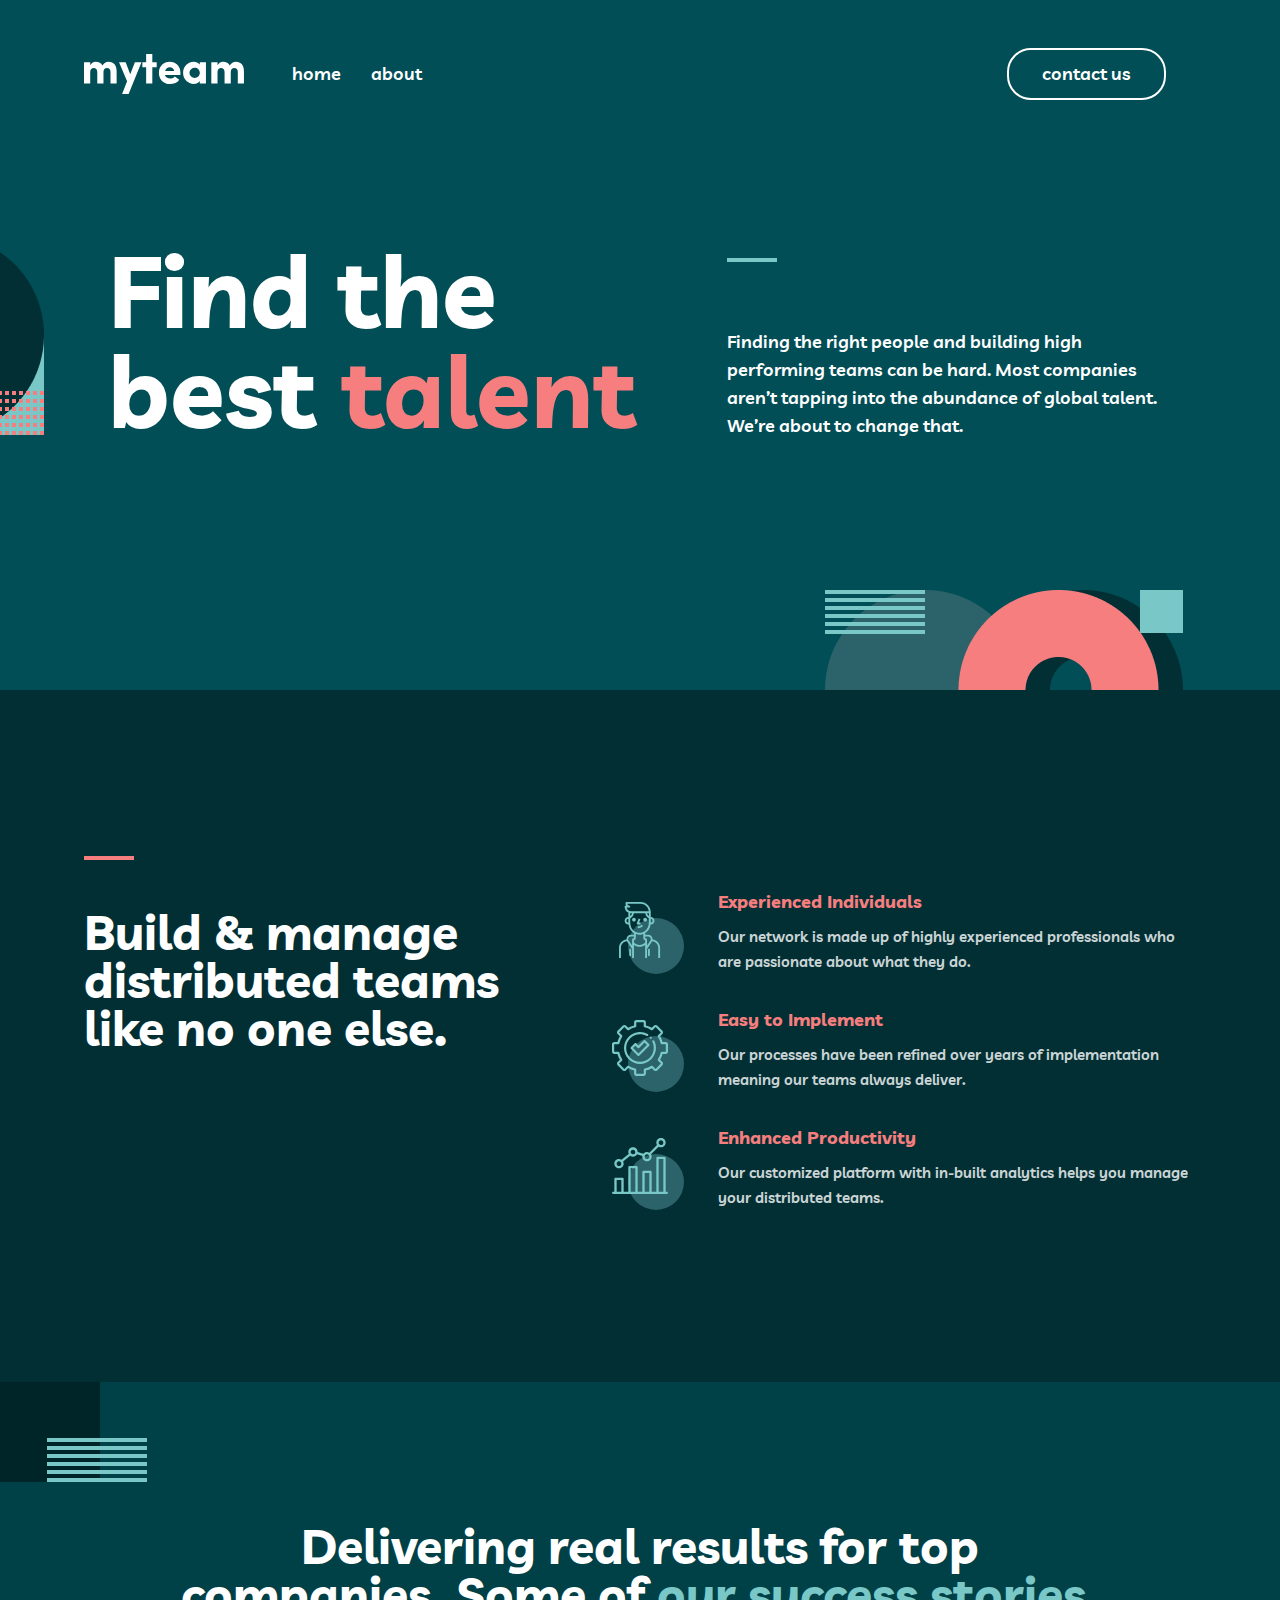
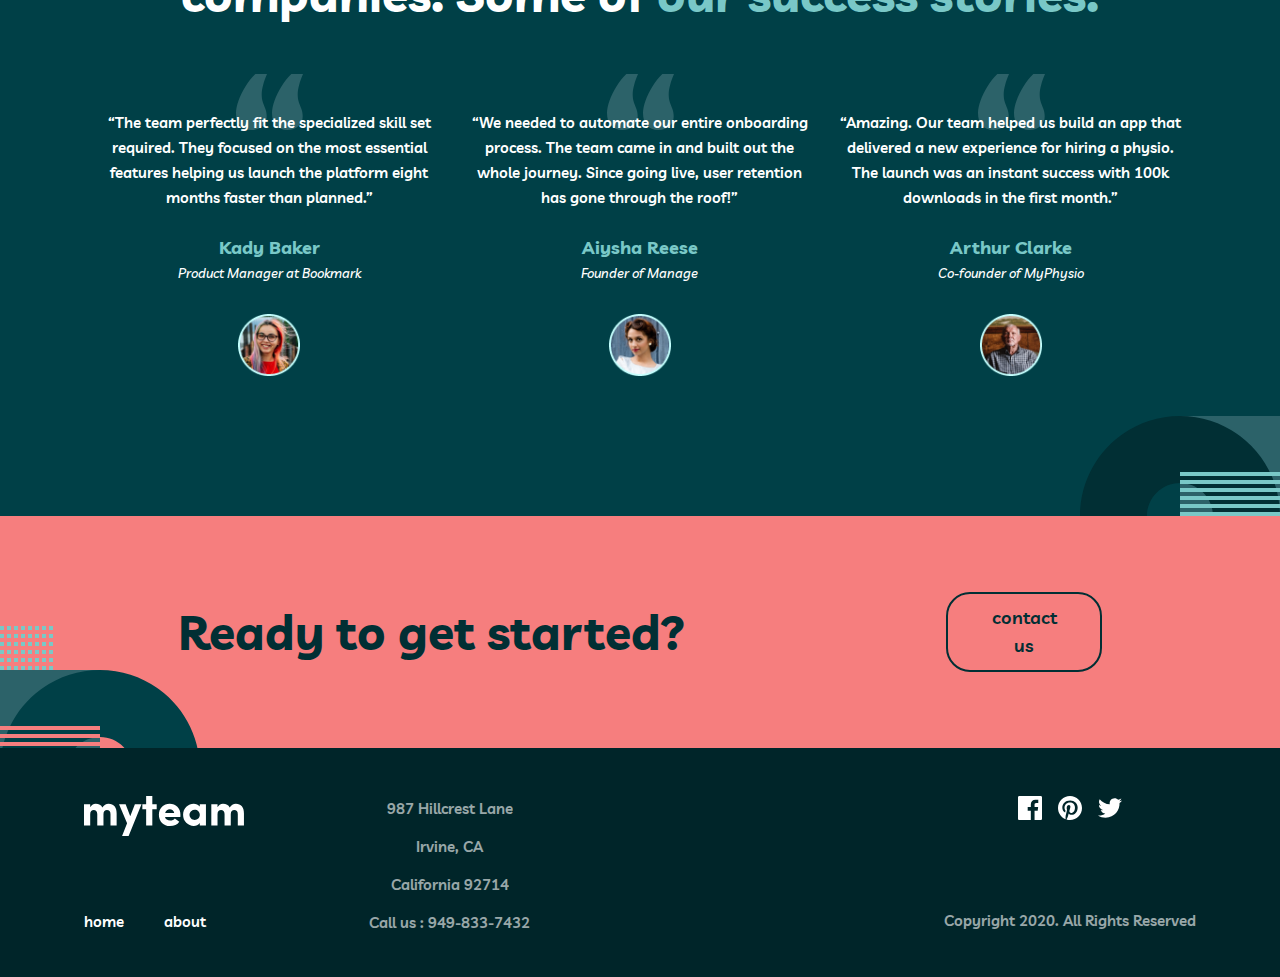
<file: index.html>
<!DOCTYPE html>
<html lang="en">
<head>
    <meta charset="UTF-8">
    <meta http-equiv="X-UA-Compatible" content="IE=edge">
    <meta name="viewport" content="width=device-width, initial-scale=1.0">
    <link rel="stylesheet" href="./css/main.css">
    <title>Mayteam</title>
</head>
<body>
    <!-- SAIT HEADER START -->
    <header class="sait-header">
        <div class="continer">
            <div class="sait-header__wrapper">   
                <a class="sait-header__logo" href="./index.html">
                    <img class="sait-header__img" src="./imges/sait-logo.svg" alt="sait logo">
                </a>
                
                <button class="sait-header__btn"></button>
                <div class="sait-header__offer">
                    <nav class="sait-header__nav nav">
                        <ul class="nav__list">
                            <li class="nav__item">
                                <a class="nav__link" href="./index.html">home</a>
                            </li>
                            <li class="nav__item">
                                <a class="nav__link" href="./about.html">about</a>
                            </li>
                        </ul>
                    </nav>
                    
                    <a class="sait-header__link" href="./contact.html">contact us</a>
                </div>      
            </div>
        </div>
    </header>
    <!-- SAIT HEADER FINISH -->
    
    <!-- SAIT MAIN START -->
    <main class="sait-main"> 
        <!-- SAIT HERO START -->
        <section class="hero">
            <div class="continer">
                <div class="hero__wrapper">
                    <div class="hero__info">
                        <div class="hero__subinfo">
                            <h1 class="hero__title">Find the best 
                                <span class="hero__pink">talent</span>
                            </h1>
                        </div>
                        <div class="hero__text--info">
                            <p class="hero__text">
                                Finding the right people and building high performing teams can be hard. Most companies aren’t tapping into the abundance of global talent. We’re about to change that.
                            </p>
                        </div>
                        
                    </div>
                </div>
            </div>
            
        </section>
        <!-- SAIT HERO FINISH -->
        <section class="build">
            <div class="continer">
                <div class="build__wrapper">
                    <div class="build__info">
                        <h2 class="build__title">Build & manage distributed teams like no one else.</h2>
                    </div>
                    <ul class="build__list">
                        <li class="build__item">
                            <div class="build__subinfo">
                                <h3 class="build__subtitle">Experienced Individuals</h3>
                                <p class="build__subtext">
                                    Our network is made up of highly experienced professionals who are passionate about what they do.
                                </p>
                            </div>
                        </li>
                        <li class="build__item">
                            <div class="build__subinfo--show">
                                <h3 class="build__subtitle">Easy to Implement</h3>
                                <p class="build__subtext">
                                    Our processes have been refined over years of implementation meaning our teams always deliver.
                                </p>
                            </div>
                        </li>
                        <li class="build__item">
                            <div class="build__subinfo--plas">
                                <h3 class="build__subtitle">Enhanced Productivity</h3>
                                <p class="build__subtext">
                                    Our customized platform with in-built analytics helps you manage your distributed teams.
                                </p>
                            </div>
                        </li>
                    </ul>    
                </div>
            </div>
        </section>
        
        <article class="delivery">
            <div class="continer">
                <div class="delivery__wrapper">
                    <div class="delivery__heding-wrapper">
                        
                        <h2 class="delivery__heading">Delivering real results for top companies. Some of
                            <span class="delivery__heading-differ">our success stories.</span>
                        </h2>
                        
                    </div>
                    <ul class="delivery__list">
                        <li class="delivery__item">
                            <blockquote class="delivery__comment"> 
                                “The team perfectly fit the specialized skill set required. They focused on the most essential features helping us launch the platform eight months faster than planned.”
                            </blockquote>
                            <p class="delivery__commenttator-name">Kady Baker</p>
                            <p class="delivery__commenttator-job">Product Manager at Bookmark</p>
                            <img class="delivery__commenttator-pic" 
                            src="./imges/kady.png" 
                            srcset="./imges/kady.png 1x, ./imges/kady@2x.png 2x"
                            alt="Kady Baker's avatar">
                        </li>
                        
                        <li class="delivery__item">
                            <blockquote class="delivery__comment">
                                “We needed to automate our entire onboarding process. The team came in and built out the whole journey. Since going live, user retention has gone through the roof!”
                            </blockquote>
                            <p class="delivery__commenttator-name">Aiysha Reese</p>
                            <p class="delivery__commenttator-job">Founder of Manage</p>
                            <img class="delivery__commenttator-pic" 
                            src="./imges/aiysha.png" 
                            srcset="./imges/aiysha.png 1x, ./imges/aiysha@2x.png 2x"
                            alt="Aiysha Reese's avatar">
                        </li>
                        
                        <li class="delivery__item">
                            <blockquote class="delivery__comment">
                                “Amazing. Our team helped us build an app that delivered a new experience for hiring a physio. The launch was an instant success with 100k downloads in the first month.”
                            </blockquote>
                            <p class="delivery__commenttator-name">Arthur Clarke</p>
                            <p class="delivery__commenttator-job">Co-founder of MyPhysio</p>
                            <img class="delivery__commenttator-pic" 
                            src="./imges/arthur.png" 
                            srcset="./imges/arthur.png 1x, ./imges/arthur@2x.png 2x"
                            alt="Arthur Clarke's avatar">
                        </li>
                        
                    </ul>
                </div>
            </div>
        </article>

        <section class="contact">
            <div class="continer">
                <div class="contact__wrapper">
                    <h2 class="contact__heading">Ready to get started?</h2>
                    <a class="contact__link" href="#">contact us</a>
                </div>
            </div>
        </section>
    </main>
    <!-- SAIT MAIN FINISH -->
    <footer class="site-footer">
        <div class="continer">
            <div class="site-footer__wrapper">

                <div class="site-footer__left-wrapper">

                    <div class="site-footer__link-wrapper">
                        <a class="site-footer__logo" href="./index.html">
                            <img class="site-footer__img" src="./imges/myteam.svg" alt="site logo">
                        </a>
                        
                        <ul class="site-footer__list">
                            <li class="site-footer__item">
                                <a class="site-footer__item-link" href="./index.html">home</a>
                            </li>
                            <li class="site-footer__item">
                                <a class="site-footer__item-link" href="#">about</a>
                            </li>
                        </ul>
                    </div>

                    <address class="site-footer__address">
                        <ul class="site-footer__location-list">
                            <li class="site-footer__location-item">
                                <a class="site-footer__location-item-link"
                                href="https://goo.gl/maps/3mHM9iUQbCYy5Ss58">987  Hillcrest Lane</a>
                            </li>
                            <li class="site-footer__location-item">
                                <a class="site-footer__location-item-link"
                                href="https://goo.gl/maps/3mHM9iUQbCYy5Ss58">Irvine, CA</a>
                            </li>
                            <li class="site-footer__location-item">
                                <a class="site-footer__location-item-link"
                                href="https://goo.gl/maps/3mHM9iUQbCYy5Ss58">California 92714</a>
                            </li>
                            <li class="site-footer__location-item">
                                <a class="site-footer__location-item-link" href="tel:949-833-7432">
                                    Call us : 949-833-7432
                                </a>
                            </li>
                        </ul>
                    </address>

                </div>

                <div class="site-footer__right-wrapper">

                    <ul class="site-footer__app-list">
                        <li class="site-footer__app-item">
                            <a class="site-footer__app-link" href="#">
                                <img class="site-footer__app-pic" src="./imges/facebook.svg" alt="Facebook icon">
                            </a>
                        </li>
                        <li class="site-footer__app-item">
                            <a class="site-footer__app-link" href="#">
                                <img class="site-footer__app-pic" src="./imges/pinterest.svg" alt="Pinterest icon">
                            </a>
                        </li>
                        <li class="site-footer__app-item">
                            <a class="site-footer__app-link" href="#">
                                <img class="site-footer__app-pic" src="./imges/twit.svg" alt="Twitter icon">
                            </a>
                        </li>
                    
                    </ul>

                    <span class="site-footer__copy">Copyright 2020. All Rights Reserved</span>

                </div>

            </div>
        </div>
    </footer>
</body>
</html>
</file>
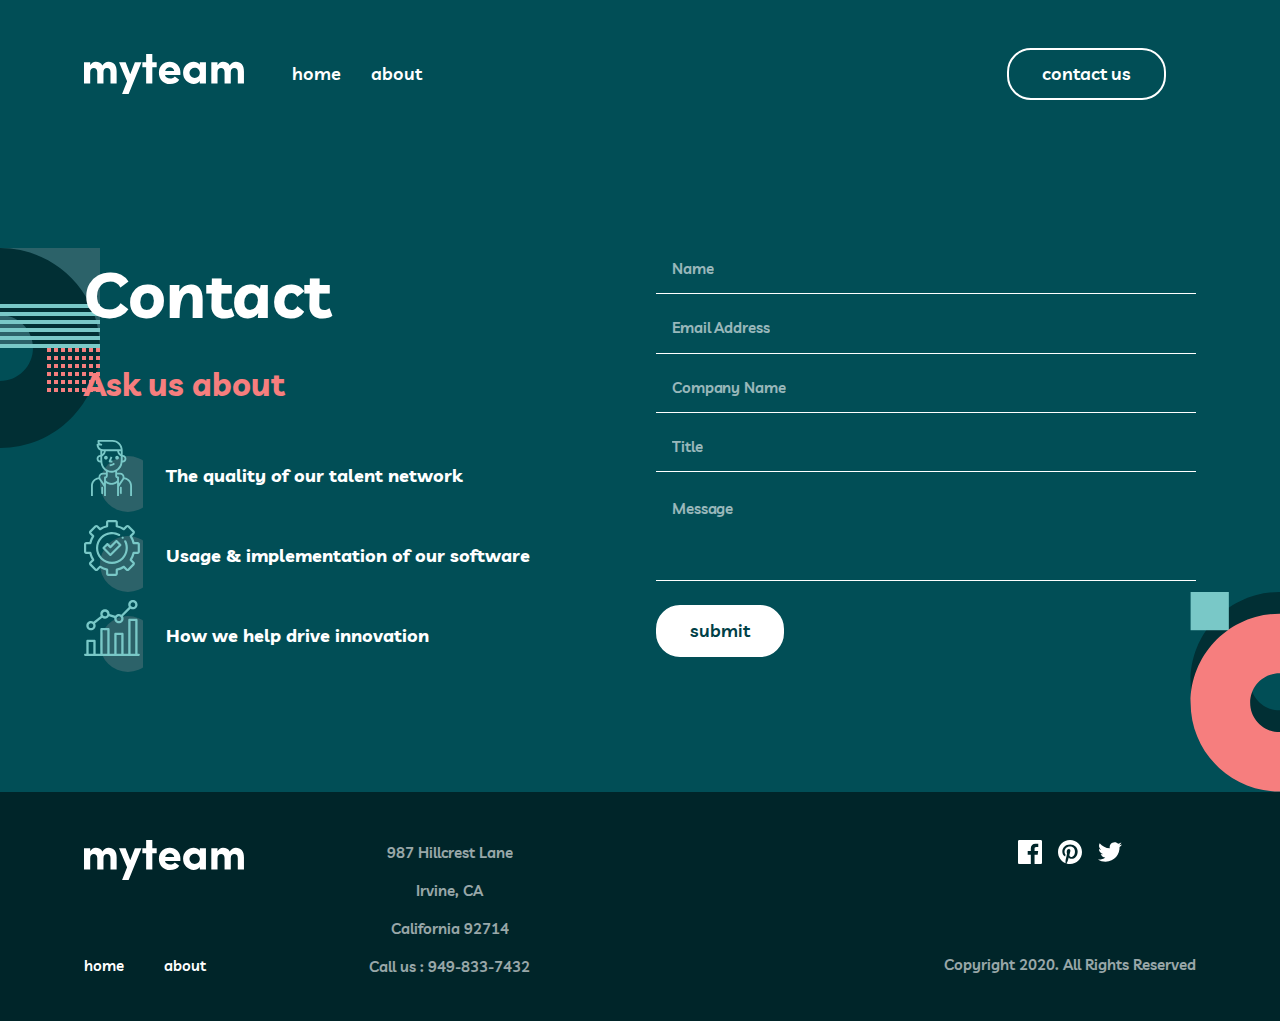
<file: contact.html>
<!DOCTYPE html>
<html lang="en">
<head>
  <meta charset="UTF-8">
  <meta http-equiv="X-UA-Compatible" content="IE=edge">
  <meta name="viewport" content="width=device-width, initial-scale=1.0">
  <link rel="stylesheet" href="./css/main.css">
  <title>Mayteam</title>
</head>
<body>
  <!-- SAIT HEADER START -->
  <header class="sait-header">
    <div class="continer">
      <div class="sait-header__wrapper">   
        <a class="sait-header__logo" href="./index.html">
          <img class="sait-header__img" src="./imges/sait-logo.svg" alt="sait logo">
        </a>
        
        <button class="sait-header__btn"></button>
        <div class="sait-header__offer">
          <nav class="sait-header__nav nav">
            <ul class="nav__list">
              <li class="nav__item">
                <a class="nav__link" href="./index.html">home</a>
              </li>
              <li class="nav__item">
                <a class="nav__link" href="./about.html">about</a>
              </li>
            </ul>
          </nav>
          
          <a class="sait-header__link" href="./contact.html">contact us</a>
        </div>      
      </div>
    </div>
  </header>
  
  <!-- SAIT HEADER FINISH -->
  
  <!-- SAIT MAIN START -->
  <main class="sait-main">
    <!-- SAIT HERO START -->
    
    <section class="contact-hero">
      <div class="continer">

        <div class="contact-hero__wrapper">

          <div class="contact-hero__top-wrapper">

            <div class="contact-hero__heading-wrapper">
            
              <h1 class="contact-hero__heading">Contact</h1>
            
              <p class="contact-hero__heading-bottom">Ask us about</p>
            
            </div>

            <ul class="contact-hero__list">
              <li class="contact-hero__item">
                <div class="contact-hero__text-wrapper">
                  <p class="contact-hero__text">The quality of our talent network</p>
                </div>
              </li>
              <li class="contact-hero__item">
                <div class="contact-hero__text-wrapper">
                  <p class="contact-hero__text">Usage & implementation of our software</p>
                </div>
              </li>
              <li class="contact-hero__item">
                <div class="contact-hero__text-wrapper">
                  <p class="contact-hero__text">How we help drive innovation</p>
                </div>
              </li>
            </ul>

          </div>

          <div class="contact-hero__bottom-wrapper">
            <form class="contact-hero__form" action="https://echo.htmlacademy.ru/courses/" method="post" autocomplete="off">
              <input class="contact-hero__input" type="text" name="user_name" aria-label="enter your name" placeholder="Name">
            
              <input class="contact-hero__input" type="email" name="user_email" aria-label="enter your email address" placeholder="Email Address">
            
              <input class="contact-hero__input" type="text" name="user_message_company_name" aria-label="enter your company" placeholder="Company Name">
            
              <input class="contact-hero__input" type="text" name="user_message_title" aria-label="enter your message title" placeholder="Title">
            
              <textarea class="contact-hero__message" name="user_message" aria-label="enter your message" placeholder="Message"></textarea>
            
            
              <button class="contact-hero__btn" type="submit" aria-label="submit your message">submit</button>
            </form>
          </div>

        </div>
      </div>
    </section>
  </main>
  
  <footer class="site-footer">
    <div class="continer">
      <div class="site-footer__wrapper">
        
        <div class="site-footer__left-wrapper">
          
          <div class="site-footer__link-wrapper">
            <a class="site-footer__logo" href="./index.html">
              <img class="site-footer__img" src="./imges/myteam.svg" alt="site logo">
            </a>
            
            <ul class="site-footer__list">
              <li class="site-footer__item">
                <a class="site-footer__item-link" href="./index.html">home</a>
              </li>
              <li class="site-footer__item">
                <a class="site-footer__item-link" href="#">about</a>
              </li>
            </ul>
          </div>
          
          <address class="site-footer__address">
            <ul class="site-footer__location-list">
              <li class="site-footer__location-item">
                <a class="site-footer__location-item-link"
                href="https://goo.gl/maps/3mHM9iUQbCYy5Ss58">987  Hillcrest Lane</a>
              </li>
              <li class="site-footer__location-item">
                <a class="site-footer__location-item-link"
                href="https://goo.gl/maps/3mHM9iUQbCYy5Ss58">Irvine, CA</a>
              </li>
              <li class="site-footer__location-item">
                <a class="site-footer__location-item-link"
                href="https://goo.gl/maps/3mHM9iUQbCYy5Ss58">California 92714</a>
              </li>
              <li class="site-footer__location-item">
                <a class="site-footer__location-item-link" href="tel:949-833-7432">
                  Call us : 949-833-7432
                </a>
              </li>
            </ul>
          </address>
          
        </div>
        
        <div class="site-footer__right-wrapper">
          
          <ul class="site-footer__app-list">
            <li class="site-footer__app-item">
              <a class="site-footer__app-link" href="#">
                <img class="site-footer__app-pic" src="./imges/facebook.svg" alt="Facebook icon">
              </a>
            </li>
            <li class="site-footer__app-item">
              <a class="site-footer__app-link" href="#">
                <img class="site-footer__app-pic" src="./imges/pinterest.svg" alt="Pinterest icon">
              </a>
            </li>
            <li class="site-footer__app-item">
              <a class="site-footer__app-link" href="#">
                <img class="site-footer__app-pic" src="./imges/twit.svg" alt="Twitter icon">
              </a>
            </li>
            
          </ul>
          
          <span class="site-footer__copy">Copyright 2020. All Rights Reserved</span>
          
        </div>
        
      </div>
    </div>
  </footer>
</file>
<file: css/main.css>
/*! normalize.css v8.0.1 | MIT License | github.com/necolas/normalize.css */
/* Document
   ========================================================================== */
/**
 * 1. Correct the line height in all browsers.
 * 2. Prevent adjustments of font size after orientation changes in iOS.
 */
html {
  line-height: 1.15; /* 1 */
  -webkit-text-size-adjust: 100%; /* 2 */
}

/* Sections
   ========================================================================== */
/**
 * Remove the margin in all browsers.
 */
body {
  margin: 0;
}

/**
 * Render the `main` element consistently in IE.
 */
main {
  display: block;
}

/**
 * Correct the font size and margin on `h1` elements within `section` and
 * `article` contexts in Chrome, Firefox, and Safari.
 */
h1 {
  font-size: 2em;
  margin: 0.67em 0;
}

/* Grouping content
   ========================================================================== */
/**
 * 1. Add the correct box sizing in Firefox.
 * 2. Show the overflow in Edge and IE.
 */
hr {
  box-sizing: content-box; /* 1 */
  height: 0; /* 1 */
  overflow: visible; /* 2 */
}

/**
 * 1. Correct the inheritance and scaling of font size in all browsers.
 * 2. Correct the odd `em` font sizing in all browsers.
 */
pre {
  font-family: monospace, monospace; /* 1 */
  font-size: 1em; /* 2 */
}

/* Text-level semantics
   ========================================================================== */
/**
 * Remove the gray background on active links in IE 10.
 */
a {
  background-color: transparent;
}

/**
 * 1. Remove the bottom border in Chrome 57-
 * 2. Add the correct text decoration in Chrome, Edge, IE, Opera, and Safari.
 */
abbr[title] {
  border-bottom: none; /* 1 */
  text-decoration: underline; /* 2 */
  -webkit-text-decoration: underline dotted;
          text-decoration: underline dotted; /* 2 */
}

/**
 * Add the correct font weight in Chrome, Edge, and Safari.
 */
b,
strong {
  font-weight: bolder;
}

/**
 * 1. Correct the inheritance and scaling of font size in all browsers.
 * 2. Correct the odd `em` font sizing in all browsers.
 */
code,
kbd,
samp {
  font-family: monospace, monospace; /* 1 */
  font-size: 1em; /* 2 */
}

/**
 * Add the correct font size in all browsers.
 */
small {
  font-size: 80%;
}

/**
 * Prevent `sub` and `sup` elements from affecting the line height in
 * all browsers.
 */
sub,
sup {
  font-size: 75%;
  line-height: 0;
  position: relative;
  vertical-align: baseline;
}

sub {
  bottom: -0.25em;
}

sup {
  top: -0.5em;
}

/* Embedded content
   ========================================================================== */
/**
 * Remove the border on images inside links in IE 10.
 */
img {
  border-style: none;
}

/* Forms
   ========================================================================== */
/**
 * 1. Change the font styles in all browsers.
 * 2. Remove the margin in Firefox and Safari.
 */
button,
input,
optgroup,
select,
textarea {
  font-family: inherit; /* 1 */
  font-size: 100%; /* 1 */
  line-height: 1.15; /* 1 */
  margin: 0; /* 2 */
}

/**
 * Show the overflow in IE.
 * 1. Show the overflow in Edge.
 */
button,
input { /* 1 */
  overflow: visible;
}

/**
 * Remove the inheritance of text transform in Edge, Firefox, and IE.
 * 1. Remove the inheritance of text transform in Firefox.
 */
button,
select { /* 1 */
  text-transform: none;
}

/**
 * Correct the inability to style clickable types in iOS and Safari.
 */
button,
[type=button],
[type=reset],
[type=submit] {
  -webkit-appearance: button;
}

/**
 * Remove the inner border and padding in Firefox.
 */
button::-moz-focus-inner,
[type=button]::-moz-focus-inner,
[type=reset]::-moz-focus-inner,
[type=submit]::-moz-focus-inner {
  border-style: none;
  padding: 0;
}

/**
 * Restore the focus styles unset by the previous rule.
 */
button:-moz-focusring,
[type=button]:-moz-focusring,
[type=reset]:-moz-focusring,
[type=submit]:-moz-focusring {
  outline: 1px dotted ButtonText;
}

/**
 * Correct the padding in Firefox.
 */
fieldset {
  padding: 0.35em 0.75em 0.625em;
}

/**
 * 1. Correct the text wrapping in Edge and IE.
 * 2. Correct the color inheritance from `fieldset` elements in IE.
 * 3. Remove the padding so developers are not caught out when they zero out
 *    `fieldset` elements in all browsers.
 */
legend {
  box-sizing: border-box; /* 1 */
  color: inherit; /* 2 */
  display: table; /* 1 */
  max-width: 100%; /* 1 */
  padding: 0; /* 3 */
  white-space: normal; /* 1 */
}

/**
 * Add the correct vertical alignment in Chrome, Firefox, and Opera.
 */
progress {
  vertical-align: baseline;
}

/**
 * Remove the default vertical scrollbar in IE 10+.
 */
textarea {
  overflow: auto;
}

/**
 * 1. Add the correct box sizing in IE 10.
 * 2. Remove the padding in IE 10.
 */
[type=checkbox],
[type=radio] {
  box-sizing: border-box; /* 1 */
  padding: 0; /* 2 */
}

/**
 * Correct the cursor style of increment and decrement buttons in Chrome.
 */
[type=number]::-webkit-inner-spin-button,
[type=number]::-webkit-outer-spin-button {
  height: auto;
}

/**
 * 1. Correct the odd appearance in Chrome and Safari.
 * 2. Correct the outline style in Safari.
 */
[type=search] {
  -webkit-appearance: textfield; /* 1 */
  outline-offset: -2px; /* 2 */
}

/**
 * Remove the inner padding in Chrome and Safari on macOS.
 */
[type=search]::-webkit-search-decoration {
  -webkit-appearance: none;
}

/**
 * 1. Correct the inability to style clickable types in iOS and Safari.
 * 2. Change font properties to `inherit` in Safari.
 */
::-webkit-file-upload-button {
  -webkit-appearance: button; /* 1 */
  font: inherit; /* 2 */
}

/* Interactive
   ========================================================================== */
/*
 * Add the correct display in Edge, IE 10+, and Firefox.
 */
details {
  display: block;
}

/*
 * Add the correct display in all browsers.
 */
summary {
  display: list-item;
}

/* Misc
   ========================================================================== */
/**
 * Add the correct display in IE 10+.
 */
template {
  display: none;
}

/**
 * Add the correct display in IE 10.
 */
[hidden] {
  display: none;
}

/* livvic-600 - latin */
@font-face {
  font-family: "Livvic";
  font-weight: 600;
  font-display: swap;
  src: url("../fonts/livvic-v14-latin-600.woff2") format("woff2"), url("../fonts/livvic-v14-latin-600.ttf") format("truetype");
}
/* livvic-700 - latin */
@font-face {
  font-family: "Livvic";
  font-weight: 700;
  font-display: swap;
  src: url("../fonts/livvic-v14-latin-700.woff2") format("woff2"), url("../fonts/livvic-v14-latin-700.ttf") format("truetype");
}
/* livvic-500italic - latin */
@font-face {
  font-family: "Livvic";
  font-style: italic;
  font-weight: 500;
  font-display: swap;
  src: url("../fonts/livvic-v14-latin-500italic.woff2") format("woff2");
}
* {
  box-sizing: border-box;
}

body {
  margin: 0;
  font-family: "Livvic";
  overflow-x: hidden;
}

html {
  height: 100%;
}

img {
  display: block;
  height: auto;
}

.visually-hidden {
  position: absolute;
  width: 1px;
  height: 1px;
  margin: -1px;
  padding: 0;
  overflow: hidden;
  border: 0;
  clip: rect(0 0 0 0);
}

.continer {
  max-width: 1160px;
  width: 100%;
  margin: 0 auto;
  padding: 0 24px;
}

.sait-header {
  background-color: #014e56;
}

.sait-header__wrapper {
  display: flex;
  justify-content: space-between;
  align-items: center;
  padding-top: 48px;
  padding-bottom: 20px;
}

.sait-header__logo {
  margin-right: 48px;
}

.sait-header__offer {
  display: none;
  justify-content: space-between;
  align-items: center;
  width: 100%;
}

.nav__list {
  display: flex;
  list-style: none;
  margin-top: 0;
  margin-bottom: 0;
  padding-left: 0;
}

.nav__link {
  font-weight: 600;
  font-size: 18px;
  line-height: 28px;
  color: #fff;
  text-decoration: none;
  margin-right: 30px;
}

.sait-header__btn {
  display: inline-block;
  width: 20px;
  height: 17px;
  border: none;
  background-color: transparent;
  background-image: url("../imges/burger.svg");
  background-size: 20px 17px;
  background-position: center;
}

.sait-header__link {
  margin-right: 30px;
  padding: 10px 33px;
  font-weight: 600;
  font-size: 18px;
  line-height: 28px;
  color: #fff;
  border: 2px solid #fff;
  border-radius: 24px;
  text-decoration: none;
}

@media only screen and (min-width: 630px) {
  .sait-header__offer {
    display: flex;
  }
  .sait-header__btn {
    display: none;
  }
}
.hero {
  position: relative;
  background-color: #014e56;
}

.hero::after {
  position: absolute;
  top: calc(50% + 142px);
  left: calc(50% - 175px);
  width: 366px;
  height: 100px;
  background-image: url("../../imges/herotwo.png");
  background-repeat: no-repeat;
  content: "";
}

.hero__info {
  max-width: 480px;
  padding: 80px 24px 170px 24px;
  margin: 0 auto;
}

.hero__subinfo {
  max-width: 248px;
  margin: 0 auto;
}

.hero__title {
  margin-top: 0;
  margin-bottom: 18px;
  font-weight: 700;
  font-size: 40px;
  line-height: 40px;
  text-align: center;
  color: #fff;
}

.hero__pink {
  font-weight: 700;
  font-size: 40px;
  line-height: 40px;
  text-align: center;
  color: #f67e7e;
}

.hero__text {
  margin-top: 0;
  margin-bottom: 0;
  font-weight: 600;
  font-size: 15px;
  line-height: 28px;
  text-align: center;
  color: #fff;
}

@media only screen and (min-width: 409px) {
  .hero::after {
    top: calc(50% + 131px);
  }
}
@media only screen and (min-width: 500px) {
  .hero__subinfo {
    max-width: 345px;
  }
  .hero__title {
    font-size: 64px;
    line-height: 56px;
  }
  .hero__pink {
    font-size: 64px;
    line-height: 56px;
  }
  .hero__text {
    font-size: 15px;
    line-height: 28px;
  }
}
@media only screen and (min-width: 750px) {
  .hero::after {
    top: calc(50% + 170px);
    left: calc(50% - 175px);
  }
  .hero__subinfo {
    max-width: 575px;
  }
  .hero__title {
    font-size: 78px;
    line-height: 76px;
  }
  .hero__pink {
    font-size: 78px;
    line-height: 76px;
  }
  .hero__text {
    font-size: 17px;
    line-height: 30px;
  }
}
@media only screen and (min-width: 1190px) {
  .hero::after {
    top: calc(50% + 185px);
    left: calc(50% + 185px);
  }
  .hero__subinfo {
    min-width: 536px;
    margin: 0;
  }
  .hero__info {
    position: relative;
    display: flex;
    justify-content: space-between;
    align-items: end;
    max-width: none;
    padding: 120px 24px 250px 24px;
  }
  .hero__info::before {
    position: absolute;
    top: calc(50% - 170px);
    left: -140px;
    width: 100px;
    height: 200px;
    background-image: url("../../imges/heroone.png");
    background-repeat: no-repeat;
    content: "";
  }
  .hero__title {
    margin-bottom: 0;
    font-size: 100px;
    line-height: 100px;
    text-align: left;
  }
  .hero__pink {
    font-size: 100px;
    line-height: 100px;
  }
  .hero__text--info {
    position: relative;
    max-width: 445px;
  }
  .hero__text--info::before {
    position: absolute;
    width: 50px;
    height: 4px;
    top: -70px;
    left: 0;
    background-color: #79c8c7;
    content: "";
  }
  .hero__text {
    font-size: 18px;
    line-height: 28px;
    text-align: left;
  }
}
.build {
  background-color: #012f34;
}

.build__wrapper {
  padding: 100px 24px 64px 24px;
}

.build__info {
  position: relative;
  margin-left: 12px;
  max-width: 240px;
}

.build__info::before {
  position: absolute;
  top: -32px;
  left: 0;
  width: 50px;
  height: 4px;
  background-color: #F67E7E;
  content: "";
}

.build__title {
  margin-top: 0;
  margin-bottom: 144px;
  font-weight: 700;
  font-size: 32px;
  line-height: 32px;
  color: #fff;
}

.build__list {
  margin-top: 0;
  margin-bottom: 0;
  padding-left: 0;
  list-style: none;
}

.build__item {
  margin-bottom: 136px;
}

.build__subinfo {
  position: relative;
  display: block;
  margin: 0 auto;
  max-width: 327px;
}

.build__subinfo::before {
  position: absolute;
  top: -95px;
  left: calc(50% - 35px);
  width: 72px;
  height: 72px;
  background-image: url("../../imges/one.svg");
  background-repeat: no-repeat;
  content: "";
}

.build__subinfo--show {
  position: relative;
  display: block;
  margin: 0 auto;
  max-width: 327px;
}

.build__subinfo--show::before {
  position: absolute;
  top: -95px;
  left: calc(50% - 35px);
  width: 72px;
  height: 72px;
  background-image: url("../../imges/two.svg");
  background-repeat: no-repeat;
  content: "";
}

.build__subinfo--plas {
  position: relative;
  display: block;
  margin: 0 auto;
  max-width: 327px;
}

.build__subinfo--plas::before {
  position: absolute;
  top: -95px;
  left: calc(50% - 35px);
  width: 72px;
  height: 72px;
  background-image: url("../../imges/three.svg");
  background-repeat: no-repeat;
  content: "";
}

.build__subtitle {
  margin-top: 0;
  margin-bottom: 8px;
  font-weight: 700;
  font-size: 18px;
  line-height: 28px;
  text-align: center;
  color: #f67e7e;
}

.build__subtext {
  margin-top: 0;
  margin-bottom: 0;
  font-weight: 600;
  font-size: 15px;
  line-height: 25px;
  text-align: center;
  color: #fff;
  mix-blend-mode: normal;
  opacity: 0.8;
}

@media only screen and (min-width: 500px) {
  .build__info {
    margin: 0 auto;
    max-width: 500px;
  }
  .build__title {
    font-size: 32px;
    line-height: 32px;
  }
}
@media only screen and (min-width: 630px) {
  .build__subinfo {
    max-width: 478px;
  }
  .build__subinfo--show {
    max-width: 478px;
  }
  .build__subinfo--plas {
    max-width: 478px;
  }
  .build__subtitle {
    text-align: left;
  }
  .build__subtext {
    text-align: left;
  }
}
@media only screen and (min-width: 800px) {
  .build__info {
    margin-left: 30px;
    max-width: 500px;
  }
  .build__item {
    margin-bottom: 32px;
  }
  .build__subinfo {
    max-width: 478px;
  }
  .build__subinfo::before {
    top: 14px;
    left: calc(50% - 345px);
  }
  .build__subinfo--plas::before {
    top: 14px;
    left: calc(50% - 345px);
  }
  .build__subinfo--show::before {
    top: 14px;
    left: calc(50% - 345px);
  }
}
@media only screen and (min-width: 900px) {
  .build__wrapper {
    padding: 198px 0 140px;
  }
  .build__info {
    margin: 0 auto;
  }
  .build__title {
    font-size: 48px;
    line-height: 48px;
  }
}
@media only screen and (min-width: 1190px) {
  .build__info {
    margin-left: 0;
  }
  .build__wrapper {
    display: flex;
    justify-content: space-between;
  }
  .build__title {
    margin-top: 20px;
    margin-bottom: 0;
  }
}
.delivery {
  position: relative;
  background-color: #004047;
}

.delivery__wrapper {
  padding-top: 140px;
  padding-bottom: 164px;
}

.delivery__wrapper::before {
  position: absolute;
  top: 0;
  left: 0;
  background-image: url("./../../imges/patterdeliverytop.svg");
  background-repeat: no-repeat;
  background-size: 147px 100px;
  width: 147px;
  height: 100px;
  content: "";
}

.delivery__wrapper::after {
  position: absolute;
  bottom: -100px;
  right: 0;
  background-image: url("./../../imges/deliverypatterntop.svg");
  background-repeat: no-repeat;
  background-size: 200px 200px;
  width: 200px;
  height: 200px;
  content: "";
}

.delivery__heding-wrapper {
  min-width: 327px;
  width: 100%;
}

.delivery__heading {
  margin-top: 0;
  margin-bottom: 84px;
  font-weight: 700;
  font-size: 32px;
  line-height: 32px;
  text-align: center;
  color: #fff;
}

.delivery__heading-differ {
  color: #79c8c7;
}

.delivery__list {
  margin: 0;
  padding-left: 0;
  list-style: none;
}

.delivery__item:not(:last-child) {
  margin-bottom: 84px;
}

.delivery__comment {
  position: relative;
  z-index: 10;
  margin: 0;
  margin-bottom: 16px;
  font-weight: 600;
  font-size: 15px;
  line-height: 25px;
  text-align: center;
  color: #fff;
}

.delivery__comment::before {
  position: absolute;
  z-index: -1;
  top: -36px;
  right: calc(50% - 34px);
  background-image: url("./../../imges/quoteicon.svg");
  background-repeat: no-repeat;
  background-size: 67px 56px;
  width: 67px;
  height: 56px;
  content: "";
}

.delivery__commenttator-name {
  margin-top: 0;
  margin-bottom: 2px;
  font-weight: 700;
  font-size: 18px;
  line-height: 28px;
  text-align: center;
  color: #79C8C7;
}

.delivery__commenttator-job {
  margin-top: 0;
  margin-bottom: 16px;
  font-size: 13px;
  font-style: italic;
  font-weight: 500;
  line-height: 18px;
  text-align: center;
  color: #fff;
}

.delivery__commenttator-pic {
  display: block;
  width: 62px;
  height: 62px;
  margin: 0 auto;
}

@media only screen and (min-width: 750px) {
  .delivery__wrapper {
    padding-top: 100px;
    padding-bottom: 100px;
  }
  .delivery__heding-wrapper {
    max-width: 573px;
    width: 100%;
    margin: 0 auto;
  }
  .delivery__item {
    max-width: 573px;
    width: 100%;
    margin: 0 auto;
  }
}
@media only screen and (min-width: 1150px) {
  .delivery__wrapper {
    padding-top: 140px;
    padding-bottom: 140px;
  }
  .delivery__heding-wrapper {
    max-width: 932px;
    width: 100%;
    margin: 0 auto;
  }
  .delivery__heading {
    margin-bottom: 92px;
    font-size: 48px;
    line-height: 48px;
  }
  .delivery__item {
    max-width: 350px;
    width: 100%;
    margin: 0 auto;
  }
  .delivery__list {
    display: flex;
    justify-content: space-between;
    margin: 0;
    padding-left: 0;
    list-style: none;
  }
  .delivery__item:not(:last-child) {
    margin-bottom: 0;
  }
  .delivery__item:last-child {
    margin-bottom: 0;
  }
  .delivery__comment {
    margin-bottom: 24px;
  }
  .delivery__commenttator-job {
    margin-bottom: 32px;
  }
}
.contact {
  position: relative;
  background-color: #f67e7e;
}

.contact::after {
  position: absolute;
  bottom: -122px;
  left: 0;
  background-image: url("./../../imges/contactshape.svg");
  background-repeat: no-repeat;
  background-size: 200px 244px;
  width: 200px;
  height: 244px;
  content: "";
}

.contact__wrapper {
  padding-top: 83px;
  padding-bottom: 83px;
}

.contact__heading {
  margin-top: 0;
  margin-bottom: 24px;
  font-weight: 700;
  font-size: 32px;
  line-height: 32px;
  text-align: center;
  color: #012f34;
}

.contact__link {
  display: block;
  width: 156px;
  margin: 0 auto;
  padding: 10px 32px;
  font-weight: 600;
  font-size: 18px;
  line-height: 28px;
  text-decoration: none;
  text-align: center;
  color: #012f34;
  border: 2px solid #012f34;
  border-radius: 24px;
}

@media only screen and (min-width: 750px) {
  .contact__wrapper {
    display: flex;
    align-items: center;
    justify-content: center;
    padding-top: 76px;
    padding-bottom: 76px;
  }
  .contact__heading {
    margin-bottom: 0;
    margin-right: 84px;
  }
  .contact__link {
    display: inline-block;
    margin: 0;
  }
}
@media only screen and (min-width: 1150px) {
  .contact__heading {
    margin-right: 260px;
    font-size: 48px;
    line-height: 48px;
  }
}
.contact-hero {
  position: relative;
  background-color: #014e56;
}

.contact-hero__wrapper {
  position: relative;
  padding-top: 80px;
  padding-bottom: 88px;
}

.contact-hero__wrapper::after {
  position: absolute;
  bottom: -112px;
  right: -100px;
  display: block;
  width: 225px;
  height: 200px;
  background-image: url("./../../imges/contactheroafter.svg");
  background-repeat: no-repeat;
  background-size: 225px 200px;
  overflow: hidden;
  content: "";
}

.contact-hero__heading {
  margin-top: 0;
  margin-bottom: 16px;
  font-weight: 700;
  font-size: 40px;
  line-height: 40px;
  text-align: center;
  color: #fff;
}

.contact-hero__heading-bottom {
  margin-top: 0;
  margin-bottom: 48px;
  font-weight: 700;
  font-size: 32px;
  line-height: 48px;
  text-align: center;
  color: #f67e7e;
}

.contact-hero__list {
  margin: 0;
  padding-left: 0;
  list-style: none;
}

.contact-hero__item {
  display: flex;
  align-items: center;
  max-width: 327px;
  width: 100%;
  margin: 0 auto;
  margin-bottom: 24px;
}

.contact-hero__item:last-child {
  margin-bottom: 56px;
}

.contact-hero__item:first-child:before {
  display: block;
  width: 72px;
  height: 72px;
  background-image: url("./../../imges/one.svg");
  background-repeat: no-repeat;
  background-size: 72px 72px;
  margin-right: 23px;
  content: "";
}

.contact-hero__item:nth-child(2)::before {
  display: block;
  width: 72px;
  height: 72px;
  background-image: url("./../../imges/two.svg");
  background-repeat: no-repeat;
  background-size: 72px 72px;
  margin-right: 23px;
  content: "";
}

.contact-hero__item:last-child::before {
  display: block;
  width: 72px;
  height: 72px;
  background-image: url("./../../imges/three.svg");
  background-repeat: no-repeat;
  background-size: 72px 72px;
  margin-right: 23px;
  content: "";
}

.contact-hero__text-wrapper {
  max-width: 232px;
  width: 100%;
}

.contact-hero__text {
  margin-top: 0;
  margin-bottom: 0;
  font-weight: 700;
  font-size: 18px;
  line-height: 28px;
  color: #fff;
}

.contact-hero__input {
  min-width: 320px;
  width: 100%;
  margin-bottom: 24px;
  padding-top: 0;
  padding-right: 16px;
  padding-left: 16px;
  padding-bottom: 16px;
  border: none;
  border-bottom: 1px solid #fff;
  background-color: transparent;
  outline: none;
}

.contact-hero__input::-moz-placeholder {
  font-weight: 600;
  font-size: 15px;
  line-height: 25px;
  letter-spacing: -0.115385px;
  color: #fff;
  opacity: 0.6;
}

.contact-hero__input::placeholder {
  font-weight: 600;
  font-size: 15px;
  line-height: 25px;
  letter-spacing: -0.115385px;
  color: #fff;
  opacity: 0.6;
}

.contact-hero__input:focus {
  color: #fff;
}

.contact-hero__message {
  min-width: 320px;
  width: 100%;
  height: 85px;
  margin-bottom: 24px;
  padding-top: 0;
  padding-right: 16px;
  padding-left: 16px;
  padding-bottom: 16px;
  border: none;
  border-bottom: 1px solid #fff;
  background-color: transparent;
  resize: none;
  outline: none;
}

.contact-hero__message::-moz-placeholder {
  font-size: 15px;
  line-height: 25px;
  letter-spacing: -0.115385px;
  color: #fff;
  opacity: 0.6;
}

.contact-hero__message::placeholder {
  font-size: 15px;
  line-height: 25px;
  letter-spacing: -0.115385px;
  color: #fff;
  opacity: 0.6;
}

.contact-hero__message:focus {
  color: #fff;
}

.contact-hero__btn {
  display: inline-block;
  padding: 10px 32px;
  font-weight: 600;
  font-size: 18px;
  line-height: 28px;
  color: #004047;
  background-color: #fff;
  border: 2px solid #fff;
  border-radius: 24px;
  cursor: pointer;
}

@media only screen and (min-width: 750px) {
  .contact-hero::after {
    position: absolute;
    bottom: -3px;
    right: -112px;
    display: block;
    width: 225px;
    height: 200px;
    background-image: url("./../../imges/contactheroafter.svg");
    background-repeat: no-repeat;
    background-size: 225px 200px;
    overflow: hidden;
    content: "";
  }
  .contact-hero__wrapper {
    position: relative;
    padding-top: 120px;
    padding-bottom: 112px;
  }
  .contact-hero__wrapper::after {
    display: none;
  }
  .contact-hero__heading {
    margin-bottom: 24px;
    font-size: 64px;
    line-height: 56px;
  }
  .contact-hero__heading-bottom {
    margin-bottom: 46px;
  }
  .contact-hero__list {
    max-width: 515px;
    width: 100%;
    margin: 0 auto;
  }
  .contact-hero__item {
    max-width: 515px;
    margin-bottom: 8px;
  }
  .contact-hero__item:last-child {
    margin-bottom: 64px;
  }
  .contact-hero__text-wrapper {
    max-width: 420px;
  }
  .contact-hero__input {
    display: block;
    max-width: 540px;
    width: 100%;
    margin: 0 auto;
    margin-bottom: 24px;
  }
  .contact-hero__message {
    display: block;
    max-width: 540px;
    width: 100%;
    margin: 0 auto;
    margin-bottom: 24px;
  }
  .contact-hero__btn {
    margin-left: 90px;
  }
}
@media only screen and (min-width: 1150px) {
  .contact-hero__wrapper {
    position: relative;
    display: flex;
    align-items: center;
    justify-content: space-between;
    padding-top: 124px;
    padding-bottom: 120px;
  }
  .contact-hero::before {
    position: absolute;
    top: 128px;
    left: -100px;
    display: block;
    width: 200px;
    height: 200px;
    background-image: url("./../../imges/contactherobefore.svg");
    background-repeat: no-repeat;
    background-size: 200px 200px;
    overflow: hidden;
    content: "";
  }
  .contact-hero::after {
    bottom: 0;
  }
  .contact-hero__wrapper::before {
    display: none;
  }
  .contact-hero__heading {
    margin-bottom: 16px;
    font-size: 64px;
    line-height: 100px;
    text-align: left;
  }
  .contact-hero__heading-bottom {
    margin-bottom: 32px;
    text-align: left;
  }
  .contact-hero__item {
    max-width: 540px;
    margin-bottom: 8px;
  }
  .contact-hero__item:last-child {
    margin-bottom: 0;
  }
  .contact-hero__text-wrapper {
    max-width: 445px;
  }
  .contact-hero__input {
    display: block;
    min-width: 540px;
    width: 100%;
    margin: 0 auto;
    margin-bottom: 24px;
  }
  .contact-hero__message {
    display: block;
    min-width: 540px;
    width: 100%;
    margin: 0 auto;
    margin-bottom: 24px;
  }
  .contact-hero__btn {
    margin-left: 0;
  }
}
.site-footer {
  position: relative;
  z-index: 1;
  background-color: #002529;
}

.site-footer__wrapper {
  padding: 65px 0;
}

.site-footer__img {
  display: block;
  margin: 0 auto;
  margin-bottom: 24px;
}

.site-footer__list {
  display: flex;
  align-items: center;
  justify-content: center;
  margin: 0;
  margin-bottom: 24px;
  padding-left: 0;
  list-style: none;
}

.site-footer__item {
  margin-right: 24px;
}

.site-footer__item:last-child {
  margin-right: 0;
}

.site-footer__item-link {
  font-weight: 600;
  font-size: 15px;
  line-height: 25px;
  text-decoration: none;
  color: #fff;
}

.site-footer__location-list {
  margin: 0;
  margin-bottom: 40px;
  padding-left: 0;
  list-style: none;
  text-align: center;
}

.site-footer__location-item {
  margin-bottom: 10px;
}

.site-footer__location-item:last-child {
  margin-bottom: 0;
}

.site-footer__location-item-link {
  font-weight: 600;
  font-style: normal;
  font-size: 15px;
  line-height: 25px;
  text-align: center;
  text-decoration: none;
  color: #fff;
  opacity: 0.6;
}

.site-footer__app-list {
  display: flex;
  align-items: center;
  justify-content: center;
  margin: 0;
  margin-bottom: 16px;
  padding-left: 0;
  list-style: none;
}

.site-footer__app-item {
  margin-right: 16px;
}

.site-footer__app-item:last-child {
  margin-right: 0;
}

.site-footer__copy {
  display: block;
  font-weight: 600;
  font-size: 15px;
  line-height: 25px;
  text-align: center;
  color: #fff;
  opacity: 0.6;
}

.site-footer__app-pic {
  display: block;
}

@media only screen and (min-width: 600px) {
  .site-footer__wrapper {
    padding: 56px 0;
  }
  .site-footer__img {
    display: inline-block;
    margin-bottom: 53px;
  }
  .site-footer__list {
    justify-content: flex-start;
    margin-bottom: 0;
  }
  .site-footer__location-list {
    margin-bottom: 0;
  }
  .site-footer__left-wrapper {
    display: flex;
    align-items: center;
    justify-content: space-between;
    margin-bottom: 33px;
  }
  .site-footer__right-wrapper {
    display: flex;
    align-items: center;
    justify-content: space-between;
  }
  .site-footer__app-list {
    margin-bottom: 0;
  }
}
@media only screen and (min-width: 1150px) {
  .site-footer__wrapper {
    display: flex;
    justify-content: center;
    padding: 48px 0;
  }
  .site-footer__link-wrapper {
    height: 100px;
    margin-right: 125px;
  }
  .site-footer__img {
    display: inline-block;
    width: 160px;
    height: 40px;
    margin-bottom: 70px;
  }
  .site-footer__item {
    margin-right: 40px;
  }
  .site-footer__item:last-child {
    margin-right: 0;
  }
  .site-footer__right-wrapper {
    display: block;
    height: 100px;
    margin-left: auto;
  }
  .site-footer__location-list {
    height: 100px;
  }
  .site-footer__app-list {
    margin-bottom: 88px;
  }
  .site-footer__location-item {
    margin-bottom: 13px;
  }
}/*# sourceMappingURL=main.css.map */
</file>
